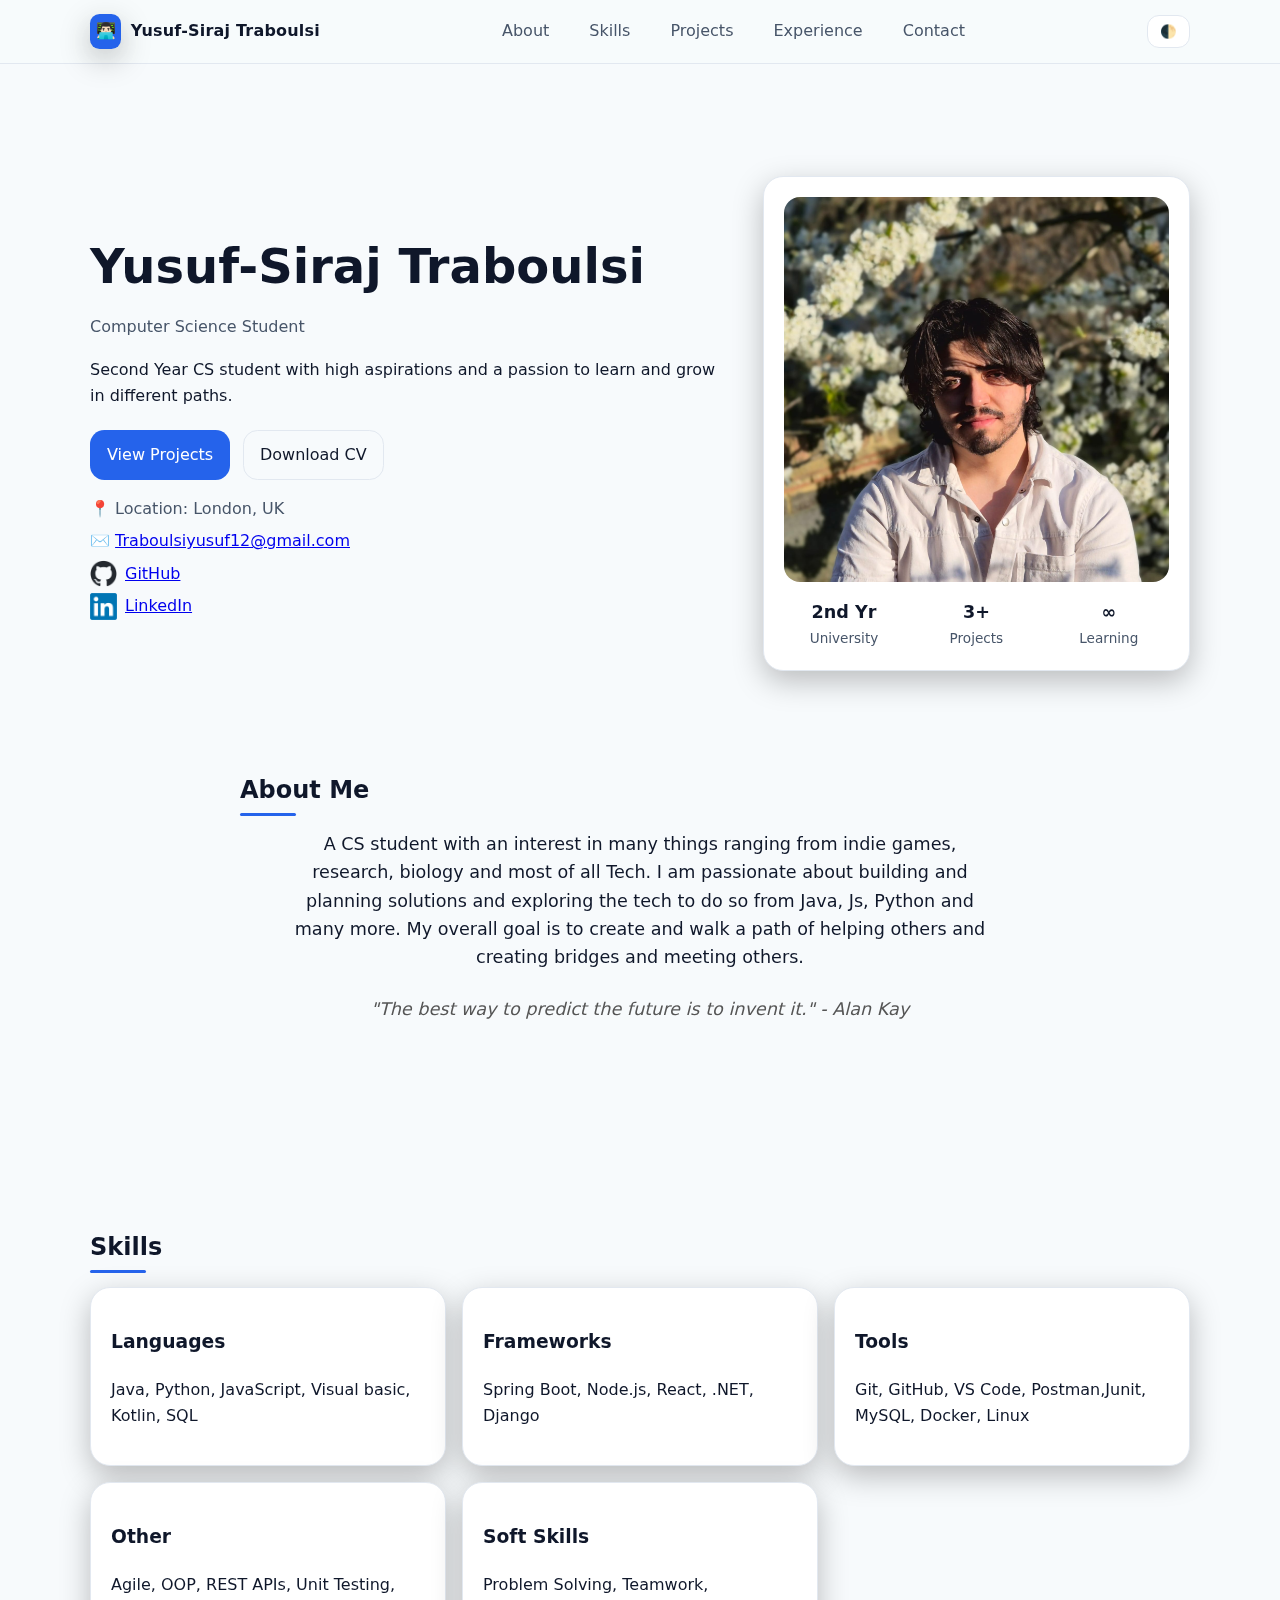
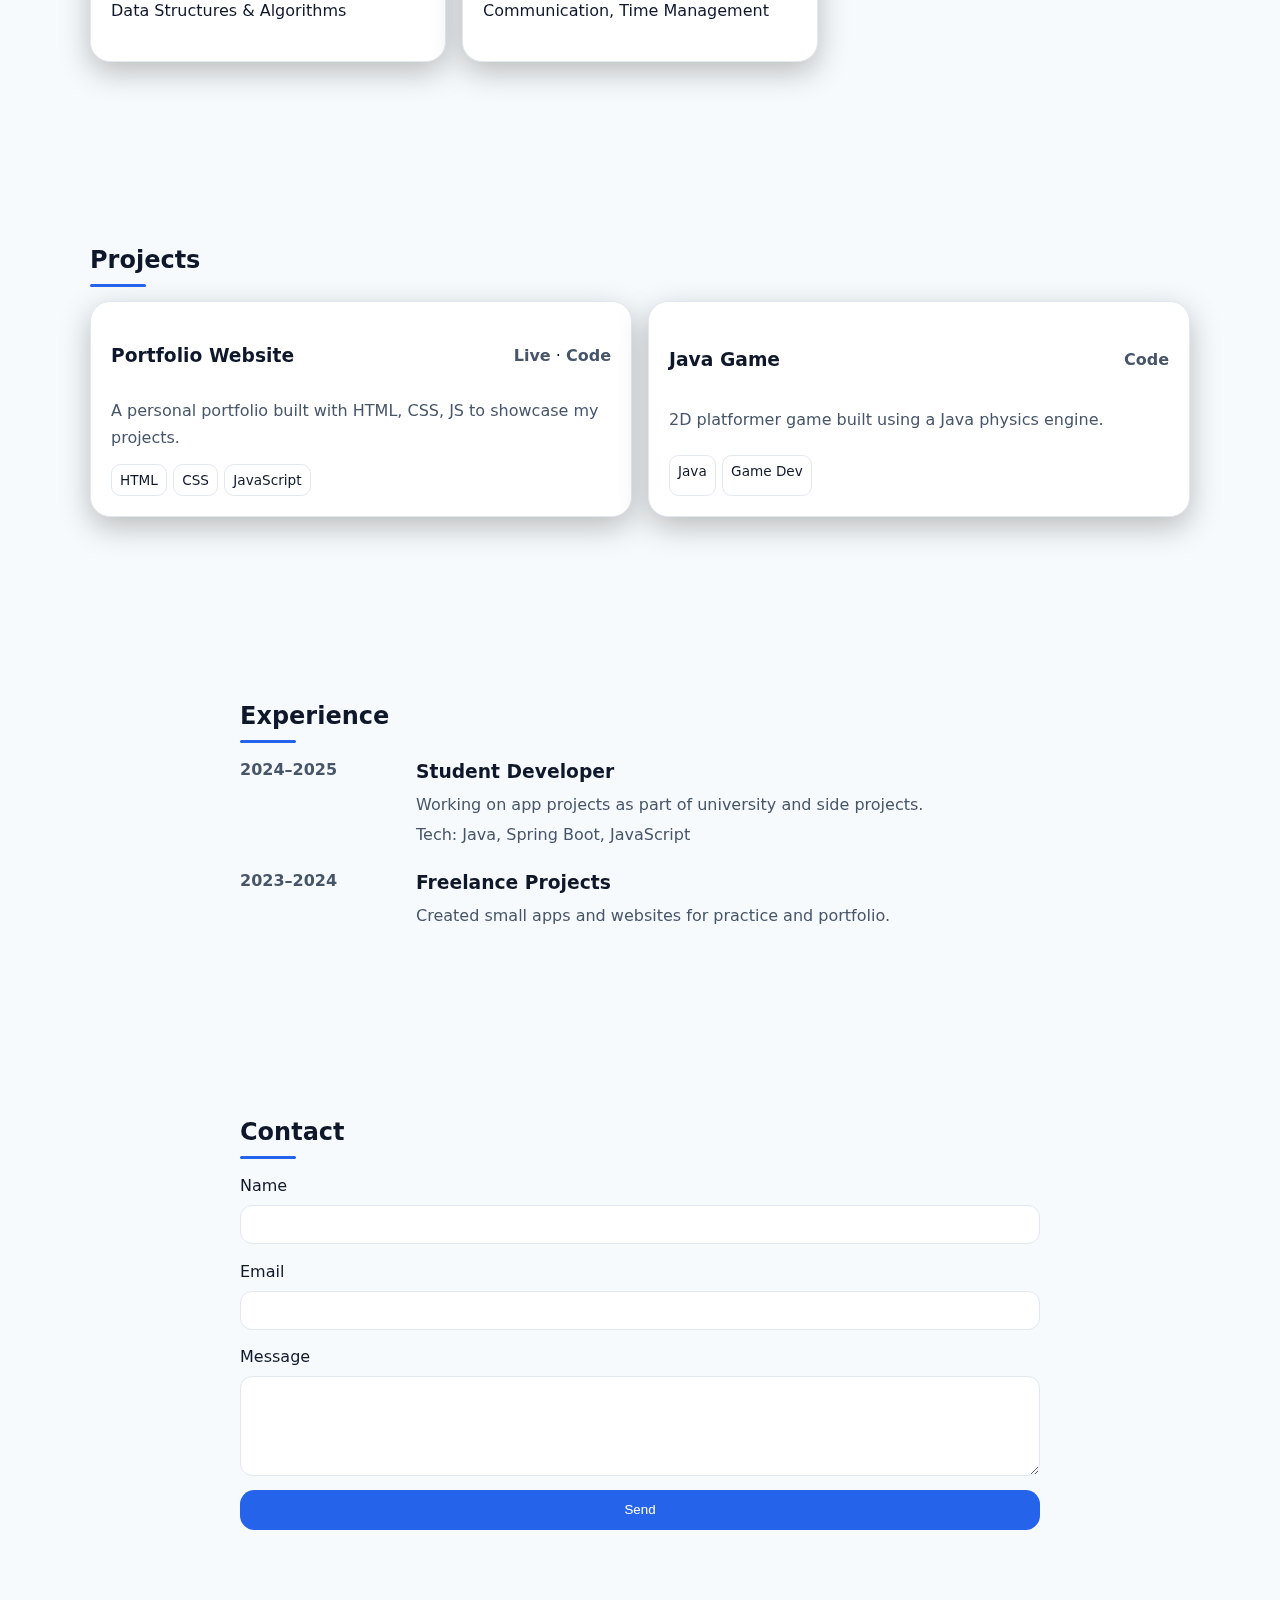
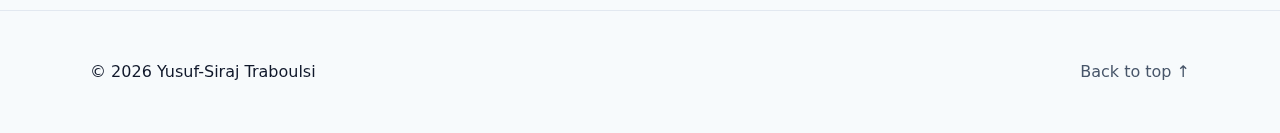
<file: index.html>
<!DOCTYPE html>
<html lang="en">
<head>
  <meta charset="UTF-8" />
  <meta name="viewport" content="width=device-width, initial-scale=1.0" />
  <title>My Resume</title>
  <link rel="stylesheet" href="style.css" />
</head>
<body>
<a href="#main" class="skip-link">Skip to content</a>
<header class="site-header">
  <div class="container header-inner">
    <a class="logo" href="#">
      <span class="logo-mark">👨🏻‍💻</span>
      <span class="logo-text">Yusuf-Siraj Traboulsi</span>
    </a>
    <nav class="nav">
      <button class="nav-toggle" aria-expanded="false" aria-label="Menu">☰</button>
      <ul class="nav-menu" id="navMenu">
        <li><a href="#about">About</a></li>
        <li><a href="#skills">Skills</a></li>
        <li><a href="#projects">Projects</a></li>
        <li><a href="#experience">Experience</a></li>
        <li><a href="#contact">Contact</a></li>
      </ul>
    </nav>
    <button class="theme-toggle" id="themeToggle" aria-label="Toggle theme">🌓</button>
  </div>
</header>

<main id="main">
  <!-- Hero -->
  <section class="hero">
    <div class="container hero-grid">
      <div class="hero-content">
        <h1>Yusuf-Siraj Traboulsi</h1>
        <p class="subtitle">Computer Science Student</p>
        <p class="summary">Second Year CS student with high aspirations and a passion to learn and grow in different paths.</p>
        <div class="hero-cta">
          <a href="#projects" class="btn primary">View Projects</a>
          <a href="Yusuf-CV.pdf" class="btn ghost">Download CV</a>
        </div>
        <ul class="hero-meta">
          <li>📍 Location: London, UK</li>
          <li>✉️ <a href="mailto:Traboulsiyusuf12@gmail.com">Traboulsiyusuf12@gmail.com</a></li>
          <li style="display: flex; align-items: center; gap: 0.5rem;">
            <img class="github-logo" src="github-mark.png" width="27" height="27" alt="GitHub">
            <a href="https://github.com/Yusuf-Siraj" target="_blank" rel="noopener noreferrer">GitHub</a>
          </li>

          <li style="display: flex; align-items: center; gap: 0.5rem;">
            <img src="Linkedin_logo_initials.png" width="27" height="27" alt="LinkedIn">
            <a href="https://www.linkedin.com/in/yusuf-traboulsi" target="_blank" rel="noopener noreferrer">LinkedIn</a>
          </li>
        </ul>
      </div>
      <aside class="hero-card">
        <img class="avatar" src="me.jpeg" alt="Your photo">
        <div class="quick-stats">
          <div><div class="stat">2nd Yr</div><div class="label">University</div></div>
          <div><div class="stat">3+</div><div class="label">Projects</div></div>
          <div><div class="stat">∞</div><div class="label">Learning</div></div>
        </div>
      </aside>
    </div>
  </section>

  <!-- About -->
  <section id="about" class="section">
    <div class="container narrow">
      <h2>About Me</h2>
      <p class="about-text">
        A CS student with an interest in many things ranging from indie games, research, biology and most of all Tech. I am passionate about building and planning solutions and exploring the tech to do so from Java, Js, Python and many more. My overall goal is to create and walk a path of helping others and creating bridges and meeting others.
      </p>  <blockquote class="about-quote">
        "The best way to predict the future is to invent it." - Alan Kay
      </blockquote>
    </div>
  </section>

  <!-- Skills -->
  <section id="skills" class="section">
    <div class="container">
      <h2>Skills</h2>
      <div class="skills-grid">
        <div class="card"><h3>Languages</h3><p>Java, Python, JavaScript, Visual basic, Kotlin, SQL</p></div>
        <div class="card"><h3>Frameworks</h3><p>Spring Boot, Node.js, React, .NET, Django </p></div>
        <div class="card"><h3>Tools</h3><p>Git, GitHub, VS Code, Postman,Junit, MySQL, Docker, Linux </p></div>
        <div class="card"><h3>Other</h3><p>Agile, OOP, REST APIs, Unit Testing, Data Structures & Algorithms</p></div>
        <div class="card"><h3>Soft Skills</h3><p>Problem Solving, Teamwork, Communication, Time Management</p></div>
      </div>
    </div>
  </section>

  <!-- Projects -->
  <section id="projects" class="section">
    <div class="container">
      <h2>Projects</h2>
      <div class="projects-grid">
        <article class="project card">
          <div class="project-header">
            <h3>Portfolio Website</h3>
            <div class="project-links">
              <a href="#">Live</a> · <a href="#">Code</a>
            </div>
          </div>
          <p class="project-desc">A personal portfolio built with HTML, CSS, JS to showcase my projects.</p>
          <ul class="tags"><li>HTML</li><li>CSS</li><li>JavaScript</li></ul>
        </article>
        <article class="project card">
          <div class="project-header">
            <h3>Java Game</h3>
            <div class="project-links">
              <a href="#">Code</a>
            </div>
          </div>
          <p class="project-desc">2D platformer game built using a Java physics engine.</p>
          <ul class="tags"><li>Java</li><li>Game Dev</li></ul>
        </article>
      </div>
    </div>
  </section>

  <!-- Experience -->
  <section id="experience" class="section">
    <div class="container narrow">
      <h2>Experience</h2>
      <ul class="timeline">
        <li class="timeline-item">
          <span class="time">2024–2025</span>
          <div class="content">
            <h3>Student Developer</h3>
            <p>Working on app projects as part of university and side projects.</p>
            <p class="muted">Tech: Java, Spring Boot, JavaScript</p>
          </div>
        </li>
        <li class="timeline-item">
          <span class="time">2023–2024</span>
          <div class="content">
            <h3>Freelance Projects</h3>
            <p>Created small apps and websites for practice and portfolio.</p>
          </div>
        </li>
      </ul>
    </div>
  </section>

  <!-- Contact -->
  <section id="contact" class="section">
    <div class="container narrow">
      <h2>Contact</h2>
      <form class="contact-form" id="contactForm">
        <div class="form-row">
          <label for="name">Name</label>
          <input id="name" name="name" required>
        </div>
        <div class="form-row">
          <label for="email">Email</label>
          <input id="email" name="email" type="email" required>
        </div>
        <div class="form-row">
          <label for="message">Message</label>
          <textarea id="message" name="message" rows="5" required></textarea>
        </div>
        <button class="btn primary" type="submit">Send</button>
      </form>
    </div>
  </section>
</main>

<footer class="site-footer">
  <div class="container footer-inner">
    <p>&copy; <span id="year"></span> Yusuf-Siraj Traboulsi</p>
    <a href="#" class="top">Back to top ↑</a>
  </div>
</footer>

<script src="script.js"></script>
</body>
</html>
</file>
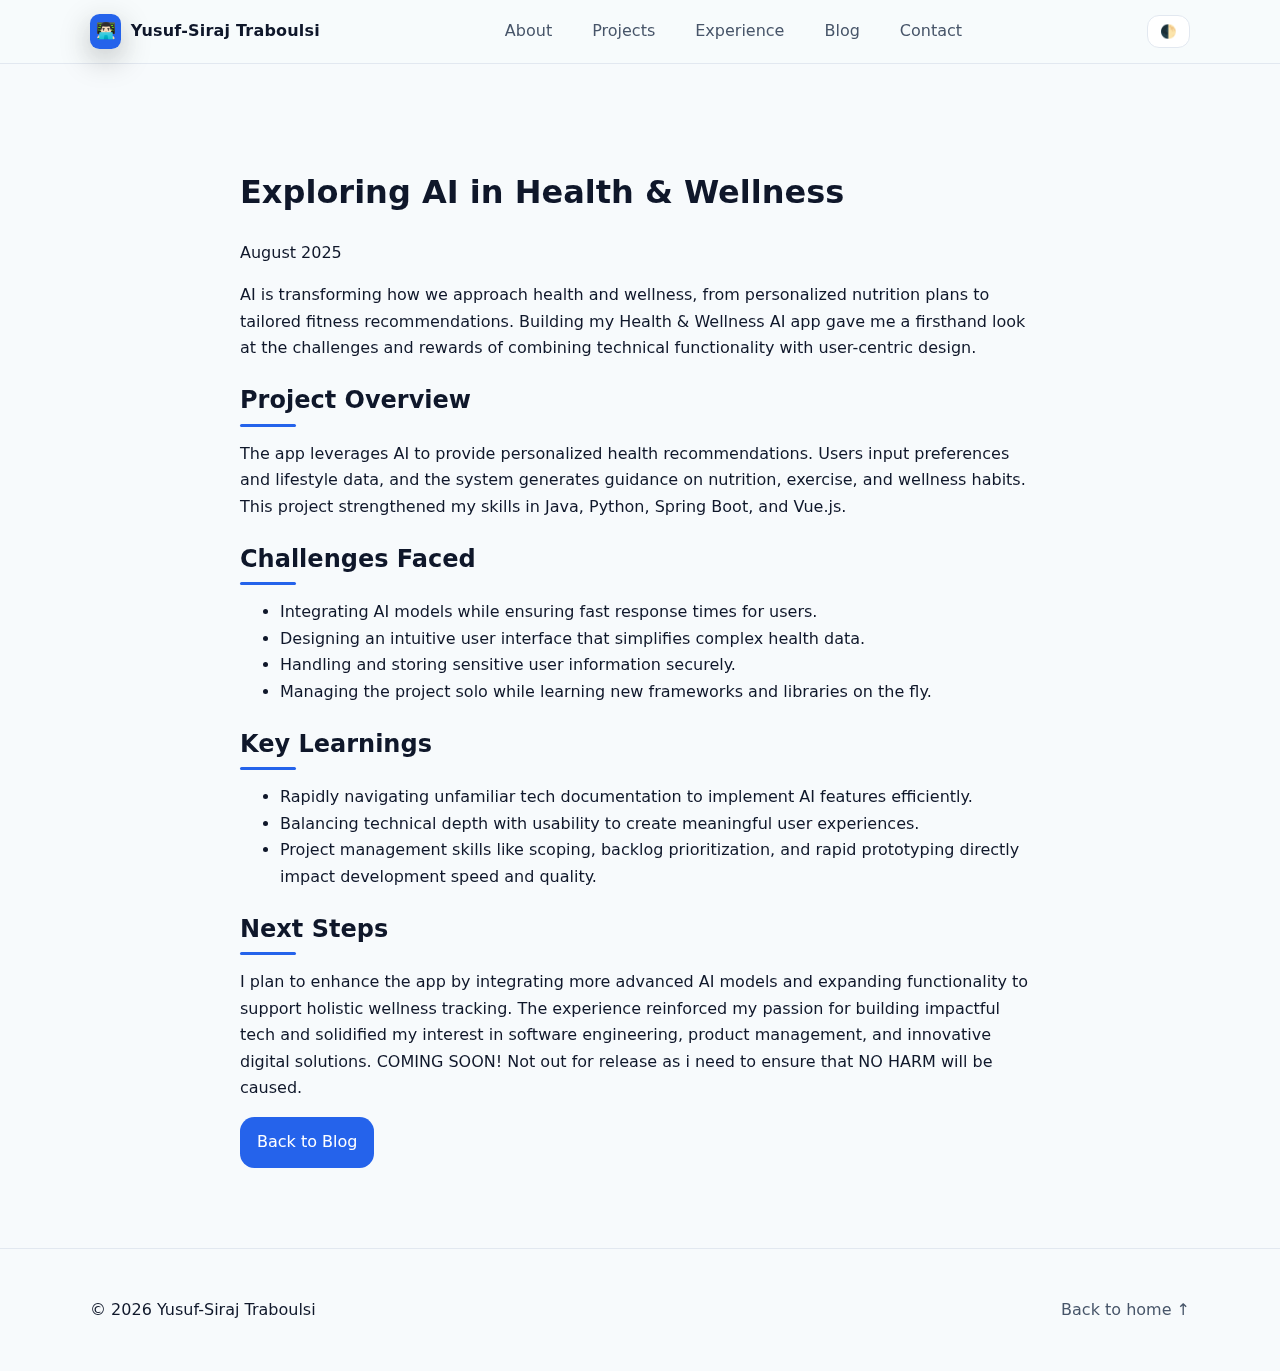
<file: blog-ai-health.html>
<!DOCTYPE html>
<html lang="en">
<head>
  <meta charset="UTF-8" />
  <meta name="viewport" content="width=device-width, initial-scale=1.0" />
  <title>Exploring AI in Health & Wellness - Yusuf Traboulsi</title>
  <link rel="stylesheet" href="style.css" />
</head>
<body>
<!-- Header -->
<header class="site-header">
  <div class="container header-inner">
    <a class="logo" href="index.html">
      <span class="logo-mark">👨🏻‍💻</span>
      <span class="logo-text">Yusuf-Siraj Traboulsi</span>
    </a>
    <nav class="nav">
      <button class="nav-toggle" aria-expanded="false" aria-label="Menu">☰</button>
      <ul class="nav-menu" id="navMenu">
        <li><a href="index.html#about">About</a></li>
        <li><a href="index.html#projects">Projects</a></li>
        <li><a href="index.html#experience">Experience</a></li>
        <li><a href="blog.html">Blog</a></li>
        <li><a href="index.html#contact">Contact</a></li>
      </ul>
    </nav>
    <button class="theme-toggle" id="themeToggle" aria-label="Toggle theme">🌓</button>
  </div>
</header>

<!-- Main Blog Content -->
<main id="main">
  <section class="section">
    <div class="container narrow">
      <h1>Exploring AI in Health & Wellness</h1>
      <p class="date">August 2025</p>

      <p>
        AI is transforming how we approach health and wellness, from personalized nutrition plans to tailored fitness recommendations. Building my Health & Wellness AI app gave me a firsthand look at the challenges and rewards of combining technical functionality with user-centric design.
      </p>

      <h2>Project Overview</h2>
      <p>
        The app leverages AI to provide personalized health recommendations. Users input preferences and lifestyle data, and the system generates guidance on nutrition, exercise, and wellness habits. This project strengthened my skills in Java, Python, Spring Boot, and Vue.js.
      </p>

      <h2>Challenges Faced</h2>
      <ul>
        <li>Integrating AI models while ensuring fast response times for users.</li>
        <li>Designing an intuitive user interface that simplifies complex health data.</li>
        <li>Handling and storing sensitive user information securely.</li>
        <li>Managing the project solo while learning new frameworks and libraries on the fly.</li>
      </ul>

      <h2>Key Learnings</h2>
      <ul>
        <li>Rapidly navigating unfamiliar tech documentation to implement AI features efficiently.</li>
        <li>Balancing technical depth with usability to create meaningful user experiences.</li>
        <li>Project management skills like scoping, backlog prioritization, and rapid prototyping directly impact development speed and quality.</li>
      </ul>

      <h2>Next Steps</h2>
      <p>
        I plan to enhance the app by integrating more advanced AI models and expanding functionality to support holistic wellness tracking. The experience reinforced my passion for building impactful tech and solidified my interest in software engineering, product management, and innovative digital solutions.
        COMING SOON! Not out for release as i need to ensure that NO HARM will be caused.
      </p>

      <a href="blog.html" class="btn primary">Back to Blog</a>
    </div>
  </section>
</main>

<!-- Footer -->
<footer class="site-footer">
  <div class="container footer-inner">
    <p>&copy; <span id="year"></span> Yusuf-Siraj Traboulsi</p>
    <a href="index.html" class="top">Back to home ↑</a>
  </div>
</footer>

<script src="script.js"></script>
</body>
</html>
</file>
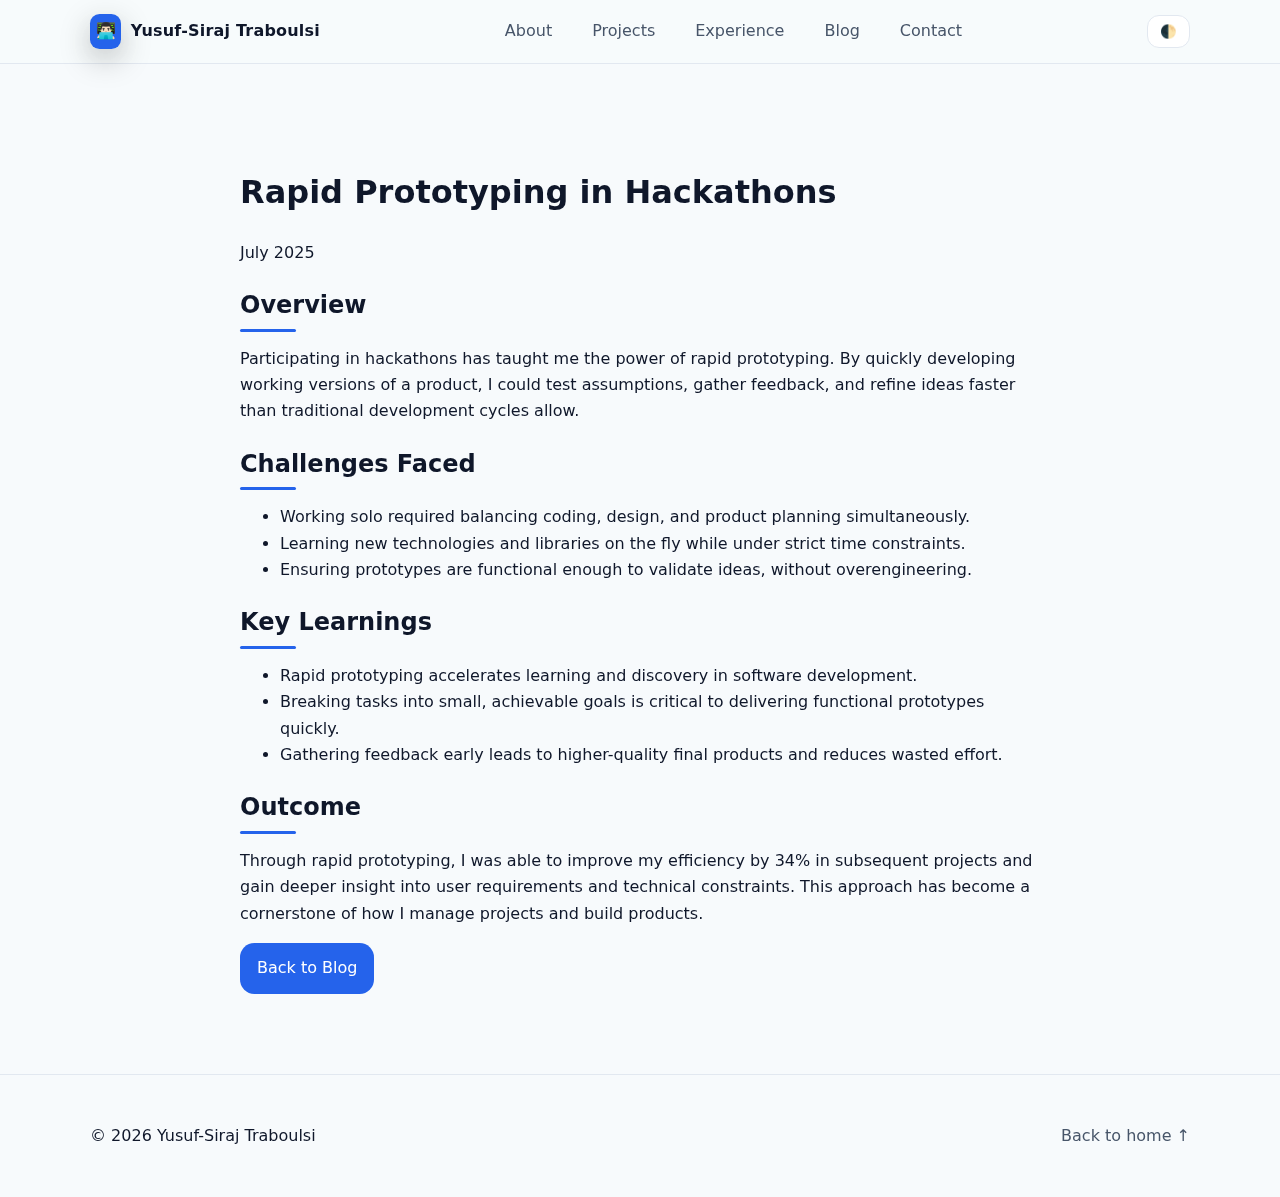
<file: blog-rapid-proto.html>
<!DOCTYPE html>
<html lang="en">
<head>
  <meta charset="UTF-8" />
  <meta name="viewport" content="width=device-width, initial-scale=1.0" />
  <title>Rapid Prototyping in Hackathons - Yusuf Traboulsi</title>
  <link rel="stylesheet" href="style.css" />
</head>
<body>
<!-- Header -->
<header class="site-header">
  <div class="container header-inner">
    <a class="logo" href="index.html">
      <span class="logo-mark">👨🏻‍💻</span>
      <span class="logo-text">Yusuf-Siraj Traboulsi</span>
    </a>
    <nav class="nav">
      <button class="nav-toggle" aria-expanded="false" aria-label="Menu">☰</button>
      <ul class="nav-menu" id="navMenu">
        <li><a href="index.html#about">About</a></li>
        <li><a href="index.html#projects">Projects</a></li>
        <li><a href="index.html#experience">Experience</a></li>
        <li><a href="blog.html">Blog</a></li>
        <li><a href="index.html#contact">Contact</a></li>
      </ul>
    </nav>
    <button class="theme-toggle" id="themeToggle" aria-label="Toggle theme">🌓</button>
  </div>
</header>

<!-- Main Blog Content -->
<main id="main">
  <section class="section">
    <div class="container narrow">
      <h1>Rapid Prototyping in Hackathons</h1>
      <p class="date">July 2025</p>

      <h2>Overview</h2>
      <p>
        Participating in hackathons has taught me the power of rapid prototyping. By quickly developing working versions of a product, I could test assumptions, gather feedback, and refine ideas faster than traditional development cycles allow.
      </p>

      <h2>Challenges Faced</h2>
      <ul>
        <li>Working solo required balancing coding, design, and product planning simultaneously.</li>
        <li>Learning new technologies and libraries on the fly while under strict time constraints.</li>
        <li>Ensuring prototypes are functional enough to validate ideas, without overengineering.</li>
      </ul>

      <h2>Key Learnings</h2>
      <ul>
        <li>Rapid prototyping accelerates learning and discovery in software development.</li>
        <li>Breaking tasks into small, achievable goals is critical to delivering functional prototypes quickly.</li>
        <li>Gathering feedback early leads to higher-quality final products and reduces wasted effort.</li>
      </ul>

      <h2>Outcome</h2>
      <p>
        Through rapid prototyping, I was able to improve my efficiency by 34% in subsequent projects and gain deeper insight into user requirements and technical constraints. This approach has become a cornerstone of how I manage projects and build products.
      </p>

      <a href="blog.html" class="btn primary">Back to Blog</a>
    </div>
  </section>
</main>

<!-- Footer -->
<footer class="site-footer">
  <div class="container footer-inner">
    <p>&copy; <span id="year"></span> Yusuf-Siraj Traboulsi</p>
    <a href="index.html" class="top">Back to home ↑</a>
  </div>
</footer>

<script src="script.js"></script>
</body>
</html>
</file>
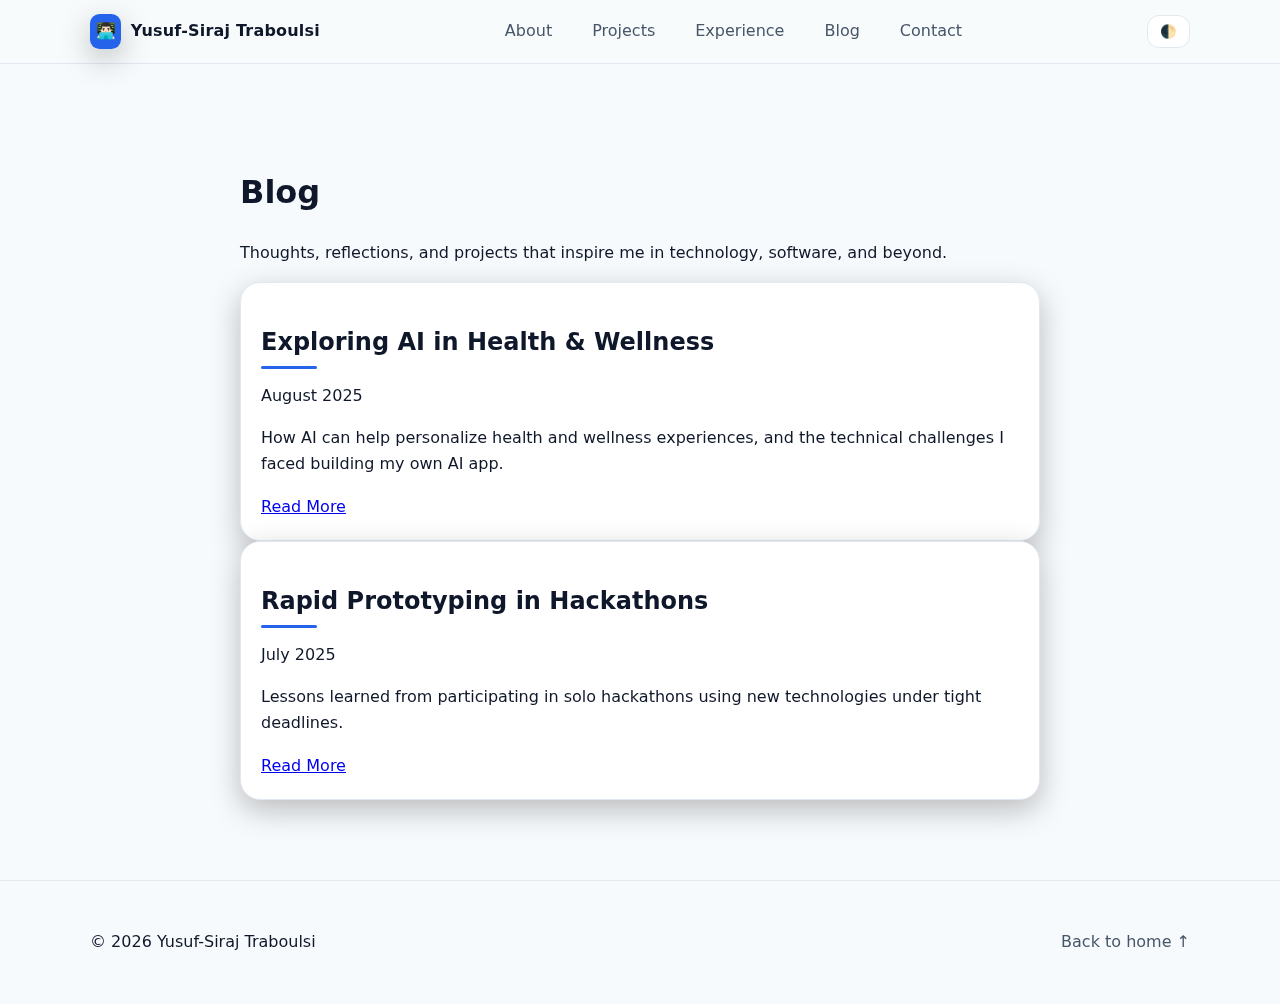
<file: blog.html>
<!DOCTYPE html>
<html lang="en">
<head>
  <meta charset="UTF-8" />
  <meta name="viewport" content="width=device-width, initial-scale=1.0" />
  <title>Yusuf Traboulsi - Blog</title>
  <link rel="stylesheet" href="style.css" />
</head>
<body>
<header class="site-header">
  <div class="container header-inner">
    <a class="logo" href="index.html">
      <span class="logo-mark">👨🏻‍💻</span>
      <span class="logo-text">Yusuf-Siraj Traboulsi</span>
    </a>
    <nav class="nav">
      <button class="nav-toggle" aria-expanded="false" aria-label="Menu">☰</button>
      <ul class="nav-menu" id="navMenu">
        <li><a href="index.html#about">About</a></li>
        <li><a href="index.html#projects">Projects</a></li>
        <li><a href="index.html#experience">Experience</a></li>
        <li><a href="blog.html">Blog</a></li>
        <li><a href="index.html#contact">Contact</a></li>
      </ul>
    </nav>
    <button class="theme-toggle" id="themeToggle" aria-label="Toggle theme">🌓</button>
  </div>
</header>

<main id="main">
  <section class="section">
    <div class="container narrow">
      <h1>Blog</h1>
      <p>Thoughts, reflections, and projects that inspire me in technology, software, and beyond.</p>

      <div class="blog-grid">
        <!-- Example blog post card -->
        <article class="blog-post card">
          <h2>Exploring AI in Health & Wellness</h2>
          <p class="date">August 2025</p>
          <p class="excerpt">
            How AI can help personalize health and wellness experiences, and the technical challenges I faced building my own AI app.
          </p>
          <a href="blog-ai-health.html">Read More</a>
        </article>

        <article class="blog-post card">
          <h2>Rapid Prototyping in Hackathons</h2>
          <p class="date">July 2025</p>
          <p class="excerpt">
            Lessons learned from participating in solo hackathons using new technologies under tight deadlines.
          </p>
          <a href="blog-rapid-proto.html">Read More</a>
        </article>

        <!-- Add more blog posts here -->
      </div>
    </div>
  </section>
</main>

<footer class="site-footer">
  <div class="container footer-inner">
    <p>&copy; <span id="year"></span> Yusuf-Siraj Traboulsi</p>
    <a href="index.html" class="top">Back to home ↑</a>
  </div>
</footer>

<script src="script.js"></script>
</body>
</html>
</file>
<file: style.css>
/* =====================
   Theme & Reset
   ===================== */
:root {
    --bg: #0b0d10;           /* Dark background */
    --panel: #111418;        /* Card / panel */
    --text: #e5e7eb;         /* Primary text */
    --muted: #a0a6b3;        /* Secondary text */
    --border: #1f242b;       /* Soft borders */
    --accent: #6ee7b7;       /* EDIT: change to your brand color */
    --accent-ink: #0a0f0a;   /* On-accent text */
    --shadow: 0 10px 30px rgba(0,0,0,.25);
}

:root.light {
    --bg: #f7fafc;
    --panel: #ffffff;
    --text: #0f172a;
    --muted: #475569;
    --border: #e2e8f0;
    --accent: #2563eb; /* EDIT */
    --accent-ink: #ffffff;
}

* { box-sizing: border-box; }
html, body { height: 100%; }
body {
    margin: 0;
    font-family: 'Inter', system-ui, -apple-system, Segoe UI, Roboto, Arial, sans-serif;
    background: var(--bg);
    color: var(--text);
    line-height: 1.65;
}
img { max-width: 100%; display: block; }

/* Containers */
.container { width: min(1100px, 92%); margin: 0 auto; }
.container.narrow { width: min(800px, 92%); }
.section { padding: 5rem 0; }

/* Accessibility */
.skip-link {
    position: absolute; left: -999px; top: -999px; background: var(--accent); color: var(--accent-ink);
    padding: .5rem .75rem; border-radius: .5rem; z-index: 1000;
}
.skip-link:focus { left: 1rem; top: 1rem; }

/* Header */
.site-header {
    position: sticky; top: 0; z-index: 50; backdrop-filter: saturate(140%) blur(8px);
    background: color-mix(in oklab, var(--bg) 85%, transparent);
    border-bottom: 1px solid var(--border);
}
.header-inner { display: flex; align-items: center; justify-content: space-between; gap: 1rem; padding: .9rem 0; }
.logo { display: inline-flex; align-items: center; gap: .6rem; text-decoration: none; color: var(--text); font-weight: 700; }
.logo-mark { background: var(--accent); color: var(--accent-ink); border-radius: .6rem; padding: .25rem .35rem; box-shadow: var(--shadow); }
.logo-text { letter-spacing: .2px; }

.nav-toggle { display: none; background: var(--panel); color: var(--text); border: 1px solid var(--border); border-radius: .75rem; padding: .5rem .75rem; }
.nav-menu { display: flex; gap: 1rem; list-style: none; margin: 0; padding: 0; }
.nav-menu a { color: var(--muted); text-decoration: none; padding: .5rem .75rem; border-radius: .6rem; }
.nav-menu a:hover, .nav-menu a.active { color: var(--text); background: var(--panel); border: 1px solid var(--border); }

.theme-toggle { border: 1px solid var(--border); background: var(--panel); color: var(--text); border-radius: .75rem; padding: .5rem .75rem; }

/* Hero */
.hero { padding-top: 7rem; }
.hero-grid {
    display: grid; grid-template-columns: 1.2fr .8fr; gap: 2rem; align-items: center;
}
.hero h1 { font-size: clamp(2rem, 4vw, 3rem); margin: 0 0 .5rem; }
.subtitle { color: var(--muted); margin: 0 0 1rem; }
.summary { margin: 0 0 1.25rem; }
.hero-cta { display: flex; gap: .8rem; flex-wrap: wrap; margin-bottom: 1rem; }
.hero-meta { list-style: none; padding: 0; margin: 0; display: grid; gap: .35rem; color: var(--muted); }

.hero-card { background: var(--panel); border: 1px solid var(--border); border-radius: 1.25rem; padding: 1.25rem; box-shadow: var(--shadow); }
.avatar { border-radius: 1rem; aspect-ratio: 1 / 1; object-fit: cover; margin-bottom: 1rem; }
.quick-stats { display: grid; grid-template-columns: repeat(3, 1fr); gap: .75rem; text-align: center; }
.quick-stats .stat { font-weight: 700; font-size: 1.1rem; }
.quick-stats .label { color: var(--muted); font-size: .85rem; }

/* Cards & Grids */
.card { background: var(--panel); border: 1px solid var(--border); border-radius: 1.25rem; padding: 1.25rem; box-shadow: var(--shadow); }
.skills-grid { display: grid; grid-template-columns: repeat(3, 1fr); gap: 1rem; }
.projects-grid { display: grid; grid-template-columns: repeat(12, 1fr); gap: 1rem; }
.project { grid-column: span 6; display: grid; gap: .5rem; }
.project-header { display: flex; align-items: center; justify-content: space-between; gap: .5rem; }
.project-links a { color: var(--muted); text-decoration: none; font-weight: 700; }
.project-links a:hover { color: var(--text); }
.project-desc { color: var(--muted); margin: 0; }

/* Timeline */
.timeline { list-style: none; padding: 0; margin: 0; display: grid; gap: 1rem; }
.timeline-item { display: grid; grid-template-columns: 160px 1fr; gap: 1rem; align-items: start; }
.timeline .time { color: var(--muted); font-weight: 600; }
.timeline .content h3 { margin: 0 0 .25rem; }
.timeline .content p { margin: 0 0 .25rem; color: var(--muted); }

/* Buttons & Tags */
.btn { display: inline-block; border-radius: .9rem; padding: .7rem 1rem; text-decoration: none; border: 1px solid var(--border); }
.btn.primary { background: var(--accent); color: var(--accent-ink); border-color: transparent; }
.btn.ghost { background: transparent; color: var(--text); }
.btn:hover { transform: translateY(-1px); box-shadow: var(--shadow); }

.tags { list-style: none; padding: 0; margin: .3rem 0 0; display: flex; flex-wrap: wrap; gap: .4rem; }
.tags li { font-size: .85rem; border: 1px solid var(--border); background: color-mix(in oklab, var(--panel) 80%, transparent); padding: .25rem .5rem; border-radius: .6rem; }

/* Forms */
.contact-form { display: grid; gap: .9rem; }
.form-row { display: grid; gap: .35rem; }
input, textarea { width: 100%; padding: .7rem .8rem; border-radius: .75rem; border: 1px solid var(--border); background: var(--panel); color: var(--text); }
input::placeholder, textarea::placeholder { color: var(--muted); }

/* Footer */
.site-footer { border-top: 1px solid var(--border); }
.footer-inner { display: flex; align-items: center; justify-content: space-between; gap: 1rem; padding: 2rem 0; }
.footer-inner .top { color: var(--muted); text-decoration: none; }
.footer-inner .top:hover { color: var(--text); }

/* Responsive */
@media (max-width: 900px) {
    .hero-grid { grid-template-columns: 1fr; }
    .skills-grid { grid-template-columns: 1fr 1fr; }
    .project { grid-column: span 12; }
    .timeline-item { grid-template-columns: 1fr; }
}

@media (max-width: 700px) {
    .nav-toggle { display: inline-block; }
    .nav-menu { position: absolute; right: 1rem; top: 3.5rem; background: var(--panel); border: 1px solid var(--border); border-radius: 1rem; padding: .5rem; display: none; flex-direction: column; width: max(220px, 40vw); }
    .nav-menu.open { display: flex; }
}

/* Motion */
@media (prefers-reduced-motion: no-preference) {
    .card, .btn, .avatar { transition: transform .2s ease, box-shadow .2s ease, background-color .2s ease, color .2s ease; }
    .section h2 { position: relative; }
    .section h2::after { content: ""; position: absolute; left: 0; bottom: -6px; width: 56px; height: 3px; background: var(--accent); border-radius: 999px; }
}

/* Default (dark mode) */
.github-logo {
    content: src('github-mark.png');
}

/* Light mode */
html.light .github-logo {
    content: src('github-mark-light.png');
}
.about-text {
    text-align: center;  /* centers the text */
    font-size: 1.1rem;   /* slightly larger for better readability */
    line-height: 1.6;    /* improves readability */
    max-width: 700px;    /* keeps it from stretching too wide */
    margin: 0 auto 1.5rem auto; /* centers it and adds spacing */
}

.about-quote {
    text-align: center;     /* centers the text */
    font-style: italic;     /* makes it feel more like a quote */
    font-size: 1.1rem;
    margin: 1.5rem auto;
    max-width: 600px;       /* keeps it balanced */
    color: var(--accent-color, #555); /* softer color */
}
</file>
